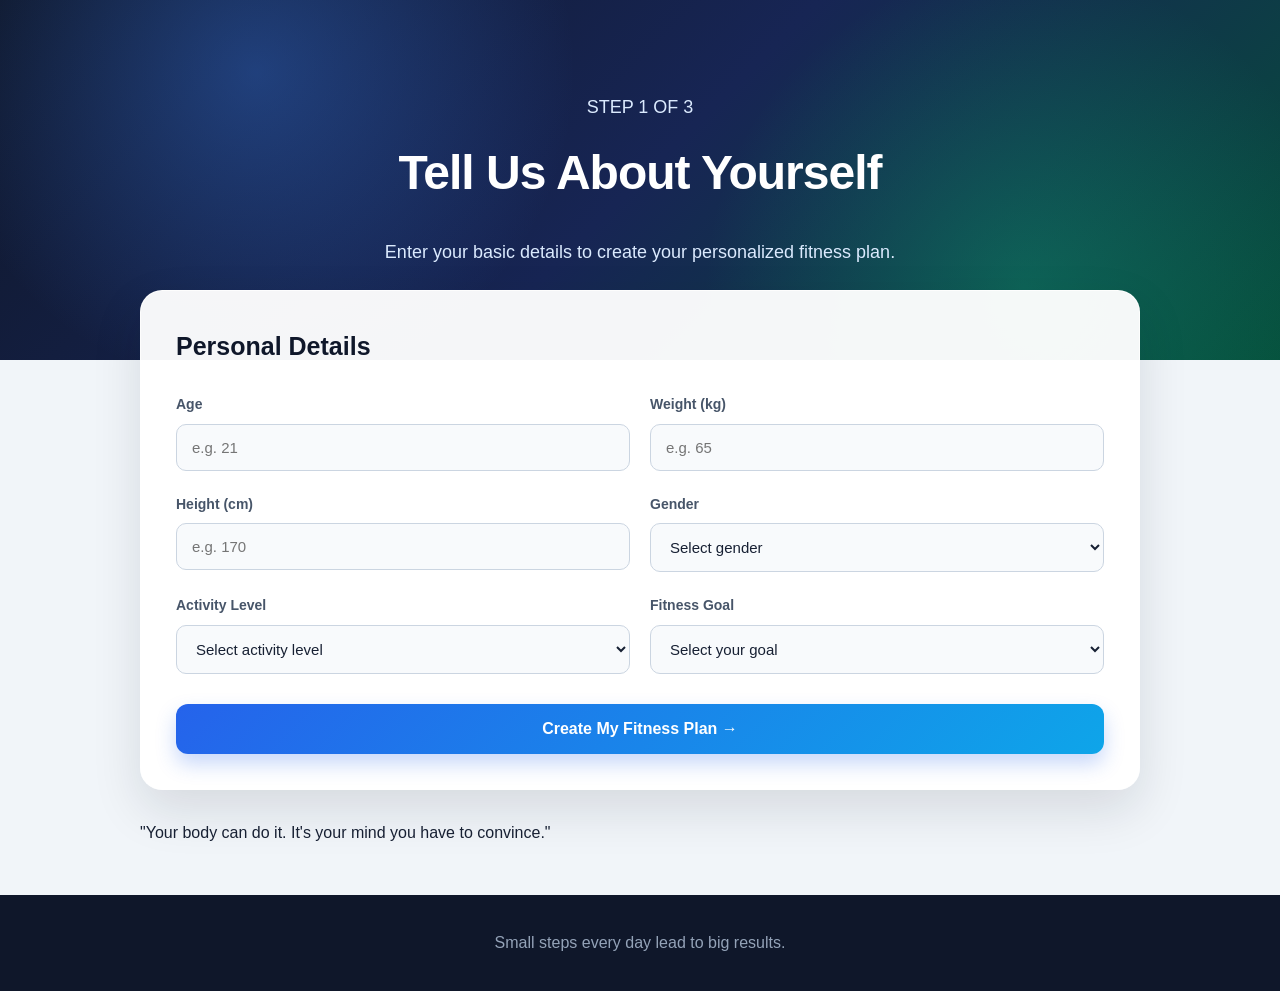
<file: index.html>
<!DOCTYPE html>
<html lang="en">

<head>
    <meta charset="UTF-8">
    <meta name="viewport" content="width=device-width, initial-scale=1.0">

    <title>Your Details | Smart Fitness Planner</title>

    <link rel="stylesheet" href="style.css">
</head>

<body>

    <header class="header">

        <p class="step">STEP 1 OF 3</p>

        <h1>Tell Us About Yourself</h1>

        <p>
            Enter your basic details to create your personalized fitness plan.
        </p>

    </header>


    <main class="container">

        <section class="card">

            <h2>Personal Details</h2>

            <form id="fitnessForm">

                <div>
                    <label for="age">Age</label>

                    <input
                        type="number"
                        id="age"
                        placeholder="e.g. 21"
                        min="13"
                        max="100"
                        required
                    >
                </div>


                <div>
                    <label for="weight">Weight (kg)</label>

                    <input
                        type="number"
                        id="weight"
                        placeholder="e.g. 65"
                        min="20"
                        max="300"
                        required
                    >
                </div>


                <div>
                    <label for="height">Height (cm)</label>

                    <input
                        type="number"
                        id="height"
                        placeholder="e.g. 170"
                        min="100"
                        max="250"
                        required
                    >
                </div>


                <div>
                    <label for="gender">Gender</label>

                    <select id="gender" required>

                        <option value="">
                            Select gender
                        </option>

                        <option value="male">
                            Male
                        </option>

                        <option value="female">
                            Female
                        </option>

                    </select>
                </div>


                <div>
                    <label for="activity">
                        Activity Level
                    </label>

                    <select id="activity" required>

                        <option value="">
                            Select activity level
                        </option>

                        <option value="sedentary">
                            Sedentary - Little exercise
                        </option>

                        <option value="light">
                            Lightly Active - 1–3 days/week
                        </option>

                        <option value="moderate">
                            Moderately Active - 3–5 days/week
                        </option>

                        <option value="active">
                            Very Active - 6–7 days/week
                        </option>

                    </select>
                </div>


                <div>
                    <label for="goal">
                        Fitness Goal
                    </label>

                    <select id="goal" required>

                        <option value="">
                            Select your goal
                        </option>

                        <option value="lose">
                            Lose Weight
                        </option>

                        <option value="maintain">
                            Maintain Weight
                        </option>

                        <option value="gain">
                            Gain Weight
                        </option>

                    </select>
                </div>


                <button type="submit">
                    Create My Fitness Plan →
                </button>

            </form>

        </section>


        <section class="motivation-card">

            <p>
                "Your body can do it. It's your mind you have to convince."
            </p>

        </section>

    </main>


    <footer>

        <p>
            Small steps every day lead to big results.
        </p>

    </footer>


    <script src="script.js"></script>

</body>

</html>
</file>
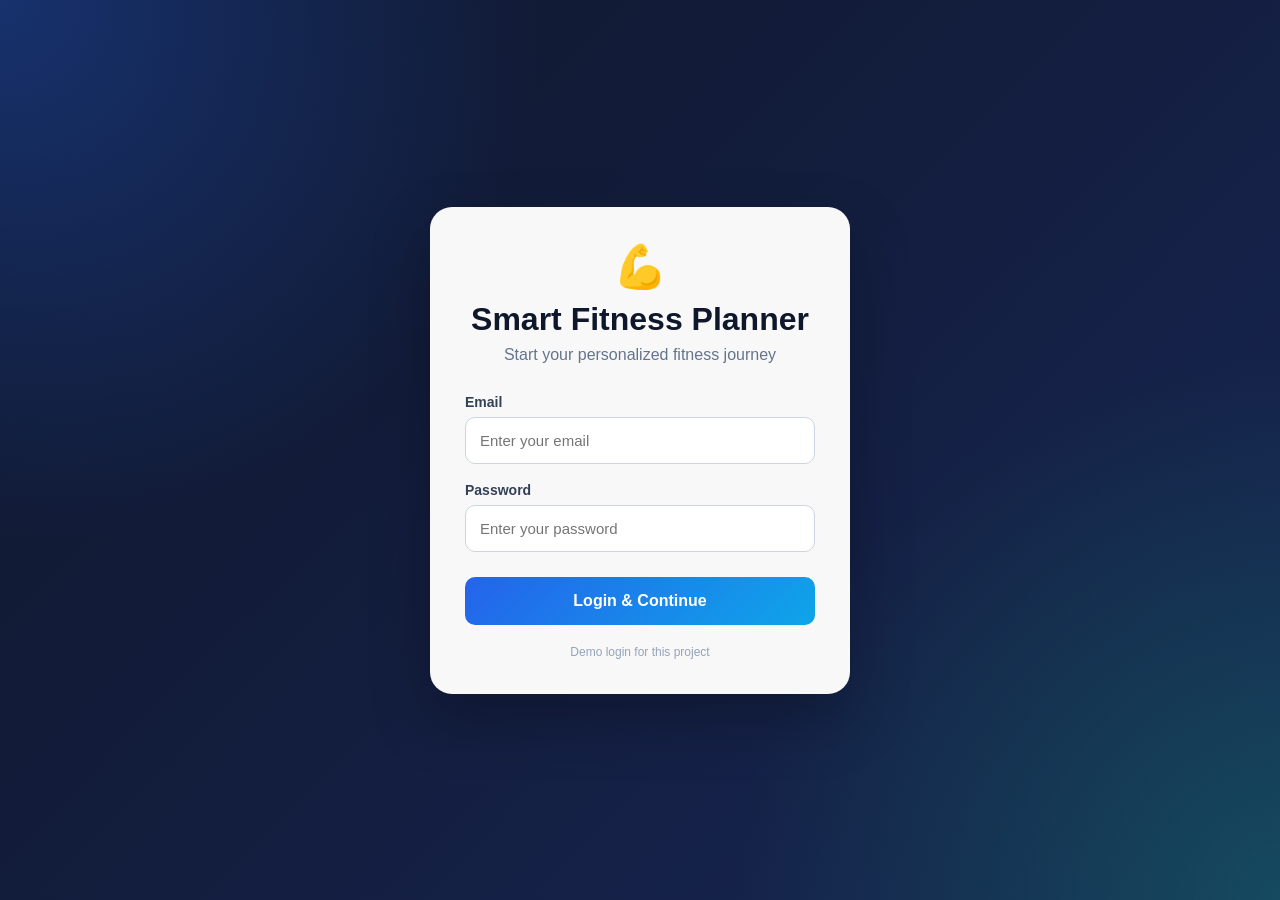
<file: login.html>
<!DOCTYPE html>
<html lang="en">
<head>
    <meta charset="UTF-8">
    <meta name="viewport" content="width=device-width, initial-scale=1.0">

    <title>Login | Smart Fitness Planner</title>

    <style>
        * {
            margin: 0;
            padding: 0;
            box-sizing: border-box;
        }

        body {
            min-height: 100vh;
            display: flex;
            justify-content: center;
            align-items: center;

            font-family: Arial, sans-serif;

            background:
                radial-gradient(circle at top left, rgba(37, 99, 235, 0.35), transparent 35%),
                radial-gradient(circle at bottom right, rgba(16, 185, 129, 0.25), transparent 35%),
                linear-gradient(135deg, #0f172a, #172554);
        }

        .login-container {
            width: 90%;
            max-width: 420px;
            padding: 35px;

            background: rgba(255, 255, 255, 0.97);
            border-radius: 22px;

            box-shadow: 0 25px 60px rgba(0, 0, 0, 0.25);
        }

        .logo {
            text-align: center;
            font-size: 42px;
            margin-bottom: 10px;
        }

        h1 {
            text-align: center;
            color: #0f172a;
            margin-bottom: 8px;
        }

        .subtitle {
            text-align: center;
            color: #64748b;
            margin-bottom: 30px;
        }

        label {
            display: block;
            margin-bottom: 7px;
            margin-top: 18px;

            color: #334155;
            font-weight: bold;
            font-size: 14px;
        }

        input {
            width: 100%;
            padding: 14px;

            border: 1px solid #cbd5e1;
            border-radius: 10px;

            font-size: 15px;
            outline: none;
        }

        input:focus {
            border-color: #2563eb;
            box-shadow: 0 0 0 4px rgba(37, 99, 235, 0.1);
        }

        button {
            width: 100%;
            margin-top: 25px;
            padding: 15px;

            border: none;
            border-radius: 10px;

            background: linear-gradient(135deg, #2563eb, #0ea5e9);

            color: white;
            font-size: 16px;
            font-weight: bold;

            cursor: pointer;
        }

        button:hover {
            transform: translateY(-2px);
        }

        .note {
            margin-top: 20px;
            text-align: center;
            color: #94a3b8;
            font-size: 12px;
        }
    </style>
</head>

<body>

    <div class="login-container">

        <div class="logo">💪</div>

        <h1>Smart Fitness Planner</h1>

        <p class="subtitle">
            Start your personalized fitness journey
        </p>

        <form id="loginForm">

            <label for="email">Email</label>

            <input
                type="email"
                id="email"
                placeholder="Enter your email"
                required
            >

            <label for="password">Password</label>

            <input
                type="password"
                id="password"
                placeholder="Enter your password"
                required
            >

            <button type="submit">
                Login & Continue
            </button>

        </form>

        <p class="note">
            Demo login for this project
        </p>

    </div>

    <script>
        document
            .getElementById("loginForm")
            .addEventListener("submit", function(event) {

                event.preventDefault();

                const email =
                    document.getElementById("email").value;

                const password =
                    document.getElementById("password").value;

                if (email && password) {

                    window.location.href = "index.html";

                }

            });
    </script>

</body>
</html>
</file>
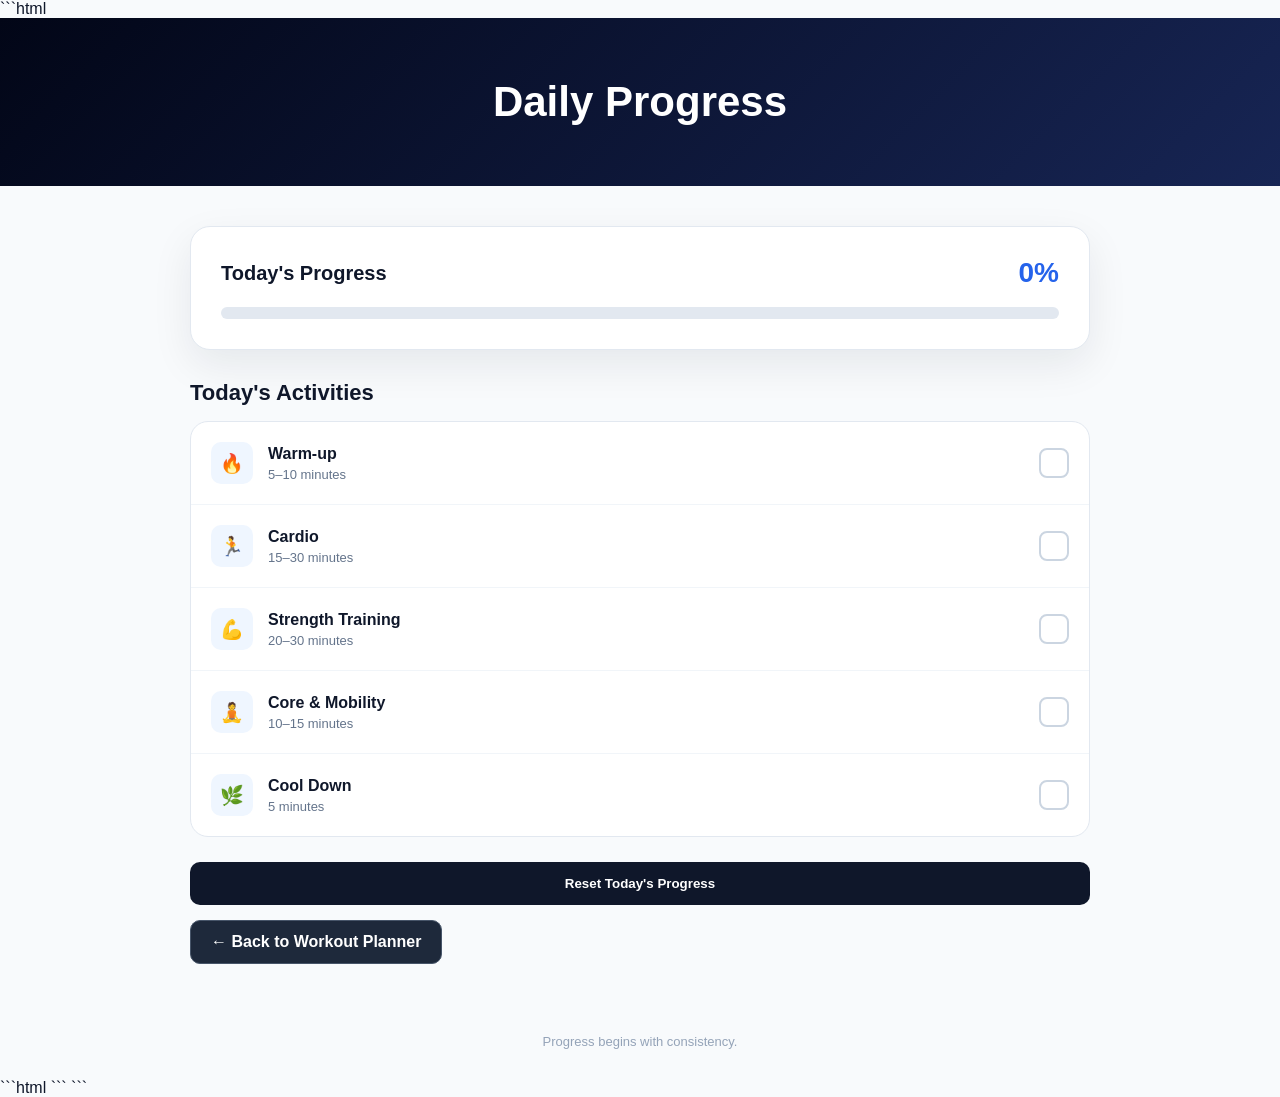
<file: progress.html>
```html
<!DOCTYPE html>
<html lang="en">

<head>

    <meta charset="UTF-8">

    <meta name="viewport"
        content="width=device-width, initial-scale=1.0">

    <title>Daily Progress | Smart Fitness Planner</title>

    <style>

        * {
            margin: 0;
            padding: 0;
            box-sizing: border-box;
        }

        body {
            font-family: Arial, sans-serif;
            background: #f8fafc;
            color: #0f172a;
        }


        /* HEADER */

        .header {
            padding: 60px 20px;

            text-align: center;

            color: white;

            background:
                linear-gradient(
                    135deg,
                    #020617,
                    #172554
                );
        }

        .header h1 {
            font-size: 42px;
        }


        /* MAIN */

        .container {
            width: 92%;
            max-width: 900px;

            margin: 40px auto;
        }


        /* PROGRESS CARD */

        .progress-card {
            background: white;

            padding: 30px;

            border-radius: 20px;

            border: 1px solid #e2e8f0;

            box-shadow:
                0 15px 40px
                rgba(15, 23, 42, 0.08);

            margin-bottom: 25px;
        }

        .progress-header {
            display: flex;

            justify-content: space-between;

            align-items: center;

            margin-bottom: 18px;
        }

        .progress-header h2 {
            font-size: 20px;
        }

        #progressPercent {
            font-size: 28px;

            font-weight: bold;

            color: #2563eb;
        }


        /* PROGRESS BAR */

        .progress-bar {
            width: 100%;

            height: 12px;

            background: #e2e8f0;

            border-radius: 20px;

            overflow: hidden;
        }

        #progressFill {
            width: 0%;

            height: 100%;

            background:
                linear-gradient(
                    90deg,
                    #2563eb,
                    #0ea5e9
                );

            border-radius: 20px;

            transition: width 0.4s ease;
        }


        /* WORKOUT LIST */

        .section-title {
            margin: 30px 0 15px;

            font-size: 22px;
        }

        .workout-list {
            background: white;

            border: 1px solid #e2e8f0;

            border-radius: 18px;

            overflow: hidden;
        }

        .workout-item {
            display: flex;

            align-items: center;

            justify-content: space-between;

            padding: 20px;

            border-bottom: 1px solid #f1f5f9;
        }

        .workout-item:last-child {
            border-bottom: none;
        }


        .workout-info {
            display: flex;

            align-items: center;

            gap: 15px;
        }


        .workout-icon {
            width: 42px;

            height: 42px;

            display: flex;

            align-items: center;

            justify-content: center;

            border-radius: 10px;

            background: #eff6ff;

            font-size: 19px;
        }


        .workout-info h3 {
            font-size: 16px;

            margin-bottom: 4px;
        }

        .workout-info p {
            font-size: 13px;

            color: #64748b;
        }


        /* CHECKBOX */

        .check-btn {
            width: 30px;

            height: 30px;

            border-radius: 8px;

            border: 2px solid #cbd5e1;

            background: white;

            cursor: pointer;

            font-size: 16px;

            color: white;
        }

        .check-btn.completed {
            background: #2563eb;

            border-color: #2563eb;
        }


        /* BUTTON */

        .reset-btn {
            width: 100%;

            margin-top: 25px;

            padding: 14px;

            border: none;

            border-radius: 10px;

            background: #0f172a;

            color: white;

            font-weight: bold;

            cursor: pointer;
        }

        .reset-btn:hover {
            background: #1e293b;
        }
.workout-btn {
    display: inline-block;
    margin-top: 15px;
    padding: 12px 20px;
    border: 1px solid #475569;
    border-radius: 10px;
    color: white;
    background: #1e293b;
    text-decoration: none;
    font-weight: 600;
    transition: 0.3s;
}

.workout-btn:hover {
    background: #334155;
    transform: translateY(-2px);
}

        /* FOOTER */

        footer {
            text-align: center;

            padding: 30px;

            color: #94a3b8;

            font-size: 13px;
        }


        /* MOBILE */

        @media (max-width: 600px) {

            .header h1 {
                font-size: 32px;
            }

            .progress-card {
                padding: 22px;
            }

            .workout-item {
                padding: 16px;
            }

        }

    </style>

</head>


<body>


    <!-- HEADER -->

    <header class="header">

        <h1>
            Daily Progress
        </h1>

    </header>


    <!-- MAIN -->

    <main class="container">


        <!-- PROGRESS -->

        <section class="progress-card">

            <div class="progress-header">

                <h2>
                    Today's Progress
                </h2>

                <span id="progressPercent">
                    0%
                </span>

            </div>


            <div class="progress-bar">

                <div id="progressFill"></div>

            </div>

        </section>



        <!-- WORKOUTS -->

        <h2 class="section-title">
            Today's Activities
        </h2>


        <section class="workout-list">


            <!-- WARM UP -->

            <div class="workout-item">

                <div class="workout-info">

                    <div class="workout-icon">
                        🔥
                    </div>

                    <div>

                        <h3>
                            Warm-up
                        </h3>

                        <p>
                            5–10 minutes
                        </p>

                    </div>

                </div>


                <button
                    class="check-btn"
                    onclick="completeWorkout(this)"
                >
                    ✓
                </button>

            </div>



            <!-- CARDIO -->

            <div class="workout-item">

                <div class="workout-info">

                    <div class="workout-icon">
                        🏃
                    </div>

                    <div>

                        <h3>
                            Cardio
                        </h3>

                        <p>
                            15–30 minutes
                        </p>

                    </div>

                </div>


                <button
                    class="check-btn"
                    onclick="completeWorkout(this)"
                >
                    ✓
                </button>

            </div>



            <!-- STRENGTH -->

            <div class="workout-item">

                <div class="workout-info">

                    <div class="workout-icon">
                        💪
                    </div>

                    <div>

                        <h3>
                            Strength Training
                        </h3>

                        <p>
                            20–30 minutes
                        </p>

                    </div>

                </div>


                <button
                    class="check-btn"
                    onclick="completeWorkout(this)"
                >
                    ✓
                </button>

            </div>



            <!-- CORE -->

            <div class="workout-item">

                <div class="workout-info">

                    <div class="workout-icon">
                        🧘
                    </div>

                    <div>

                        <h3>
                            Core & Mobility
                        </h3>

                        <p>
                            10–15 minutes
                        </p>

                    </div>

                </div>


                <button
                    class="check-btn"
                    onclick="completeWorkout(this)"
                >
                    ✓
                </button>

            </div>



            <!-- COOL DOWN -->

            <div class="workout-item">

                <div class="workout-info">

                    <div class="workout-icon">
                        🌿
                    </div>

                    <div>

                        <h3>
                            Cool Down
                        </h3>

                        <p>
                            5 minutes
                        </p>

                    </div>

                </div>


                <button
                    class="check-btn"
                    onclick="completeWorkout(this)"
                >
                    ✓
                </button>

            </div>


        </section>


        <button
            class="reset-btn"
            onclick="resetProgress()"
        >
            Reset Today's Progress
       
            
        </button>
<a
    href="workout.html"
    class="workout-btn"
>
    ← Back to Workout Planner
</a>

    </main>


    <footer>

        Progress begins with consistency.

    </footer>

```html
<script>

    const STORAGE_KEY = "dailyFitnessProgress";


    function completeWorkout(button) {

        button.classList.toggle("completed");

        saveProgress();

        updateProgress();

    }


    function saveProgress() {

        const buttons =
            document.querySelectorAll(".check-btn");

        const progress = [];

        buttons.forEach(function(button, index) {

            progress[index] =
                button.classList.contains("completed");

        });

        localStorage.setItem(
            STORAGE_KEY,
            JSON.stringify(progress)
        );

    }


    function loadProgress() {

        const savedProgress =
            JSON.parse(
                localStorage.getItem(STORAGE_KEY)
            );

        if (!savedProgress) {
            return;
        }

        const buttons =
            document.querySelectorAll(".check-btn");

        buttons.forEach(function(button, index) {

            if (savedProgress[index]) {

                button.classList.add("completed");

            }

        });

        updateProgress();

    }


    function updateProgress() {

        const buttons =
            document.querySelectorAll(".check-btn");

        const completed =
            document.querySelectorAll(
                ".check-btn.completed"
            ).length;

        const total =
            buttons.length;

        const percentage =
            Math.round(
                (completed / total) * 100
            );


        document.getElementById(
            "progressPercent"
        ).textContent =
            percentage + "%";


        document.getElementById(
            "progressFill"
        ).style.width =
            percentage + "%";

    }


    function resetProgress() {

        const buttons =
            document.querySelectorAll(".check-btn");

        buttons.forEach(function(button) {

            button.classList.remove("completed");

        });


        localStorage.removeItem(
            STORAGE_KEY
        );


        updateProgress();

    }


    loadProgress();

</script>
```


   


</body>

</html>
```
</file>
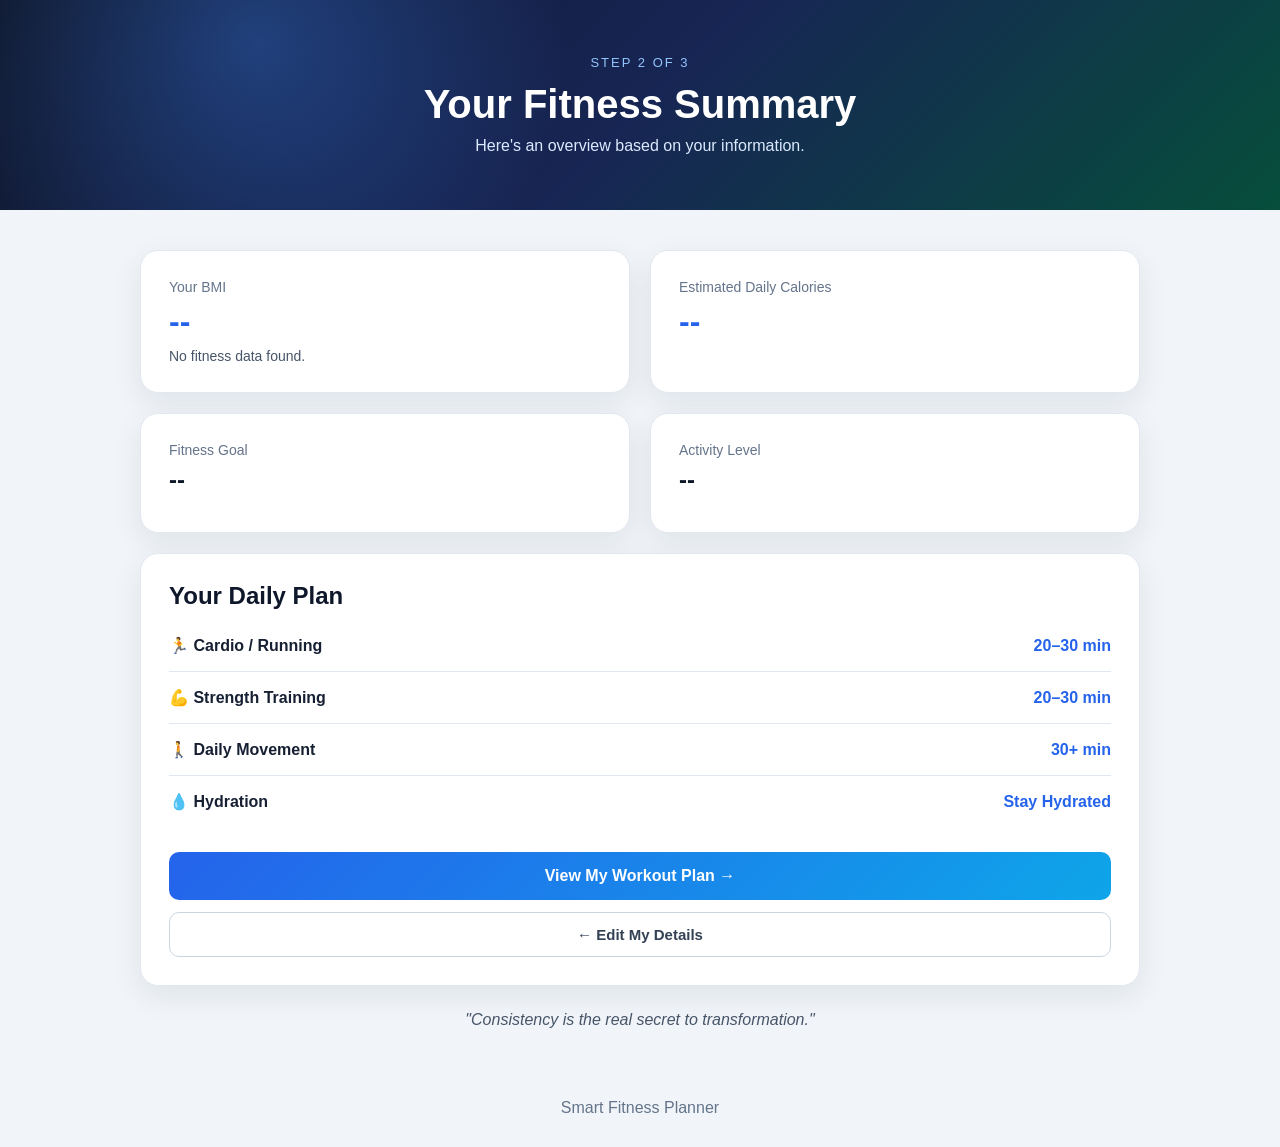
<file: summary.html>
<!DOCTYPE html>
<html lang="en">

<head>
    <meta charset="UTF-8">
    <meta name="viewport" content="width=device-width, initial-scale=1.0">

    <title>Fitness Summary | Smart Fitness Planner</title>

    <style>
        * {
            margin: 0;
            padding: 0;
            box-sizing: border-box;
        }

        body {
            font-family: Arial, sans-serif;
            background: #f1f5f9;
            color: #172033;
        }

        .header {
            padding: 55px 20px;
            text-align: center;
            color: white;

            background:
                radial-gradient(
                    circle at 20% 20%,
                    rgba(59, 130, 246, 0.35),
                    transparent 30%
                ),
                linear-gradient(
                    135deg,
                    #0f172a,
                    #172554,
                    #064e3b
                );
        }

        .step {
            font-size: 13px;
            letter-spacing: 2px;
            color: #93c5fd;
            margin-bottom: 12px;
        }

        .header h1 {
            font-size: 40px;
            margin-bottom: 10px;
        }

        .header p:last-child {
            color: #dbeafe;
        }

        .container {
            width: 92%;
            max-width: 1000px;
            margin: 40px auto;
        }

        .summary-grid {
            display: grid;
            grid-template-columns: repeat(2, 1fr);
            gap: 20px;
        }

        .card {
            background: white;
            padding: 28px;
            border-radius: 18px;

            box-shadow:
                0 10px 30px rgba(15, 23, 42, 0.08);

            border: 1px solid #e2e8f0;
        }

        .card h2 {
            color: #0f172a;
            margin-bottom: 10px;
        }

        .card-label {
            color: #64748b;
            font-size: 14px;
            margin-bottom: 8px;
        }

        .big-value {
            font-size: 32px;
            font-weight: bold;
            color: #2563eb;
        }

        .bmi-status {
            margin-top: 8px;
            color: #475569;
            font-size: 14px;
        }

        .full-card {
            grid-column: 1 / -1;
        }

        .plan-row {
            display: flex;
            justify-content: space-between;
            align-items: center;
            gap: 20px;

            padding: 16px 0;
            border-bottom: 1px solid #e2e8f0;
        }

        .plan-row:last-of-type {
            border-bottom: none;
        }

        .plan-title {
            font-weight: bold;
        }

        .plan-value {
            color: #2563eb;
            font-weight: bold;
            text-align: right;
        }

        .continue-btn {
            display: block;
            width: 100%;

            margin-top: 25px;
            padding: 15px;

            border: none;
            border-radius: 10px;

            background:
                linear-gradient(
                    135deg,
                    #2563eb,
                    #0ea5e9
                );

            color: white;
            font-size: 16px;
            font-weight: bold;
            text-align: center;

            text-decoration: none;

            transition: 0.3s ease;
        }

        .continue-btn:hover {
            transform: translateY(-2px);

            box-shadow:
                0 8px 20px rgba(37, 99, 235, 0.25);
        }

        .back-btn {
            display: block;
            width: 100%;

            margin-top: 12px;
            padding: 13px;

            border: 1px solid #cbd5e1;
            border-radius: 10px;

            background: white;
            color: #334155;

            font-size: 15px;
            font-weight: 600;

            text-align: center;
            text-decoration: none;

            transition: 0.3s ease;
        }

        .back-btn:hover {
            background: #f8fafc;
            border-color: #94a3b8;

            transform: translateY(-1px);
        }

        .motivation {
            margin-top: 25px;

            text-align: center;

            color: #475569;
            font-style: italic;
        }

        footer {
            text-align: center;

            padding: 30px;

            color: #64748b;
        }

        @media (max-width: 700px) {

            .summary-grid {
                grid-template-columns: 1fr;
            }

            .full-card {
                grid-column: auto;
            }

            .header {
                padding: 45px 18px;
            }

            .header h1 {
                font-size: 32px;
            }

            .plan-row {
                align-items: flex-start;
            }

            .plan-title {
                max-width: 65%;
            }
        }
    </style>
</head>

<body>

    <!-- Header -->

    <header class="header">

        <p class="step">
            STEP 2 OF 3
        </p>

        <h1>
            Your Fitness Summary
        </h1>

        <p>
            Here's an overview based on your information.
        </p>

    </header>


    <!-- Main Content -->

    <main class="container">

        <div class="summary-grid">


            <!-- BMI -->

            <div class="card">

                <p class="card-label">
                    Your BMI
                </p>

                <p
                    class="big-value"
                    id="bmiResult"
                >
                    --
                </p>

                <p
                    class="bmi-status"
                    id="bmiStatus"
                >
                    --
                </p>

            </div>


            <!-- Calories -->

            <div class="card">

                <p class="card-label">
                    Estimated Daily Calories
                </p>

                <p
                    class="big-value"
                    id="calorieResult"
                >
                    --
                </p>

            </div>


            <!-- Goal -->

            <div class="card">

                <p class="card-label">
                    Fitness Goal
                </p>

                <h2 id="goalResult">
                    --
                </h2>

            </div>


            <!-- Activity -->

            <div class="card">

                <p class="card-label">
                    Activity Level
                </p>

                <h2 id="activityResult">
                    --
                </h2>

            </div>


            <!-- Daily Plan -->

            <div class="card full-card">

                <h2>
                    Your Daily Plan
                </h2>


                <div class="plan-row">

                    <span class="plan-title">
                        🏃 Cardio / Running
                    </span>

                    <span class="plan-value">
                        20–30 min
                    </span>

                </div>


                <div class="plan-row">

                    <span class="plan-title">
                        💪 Strength Training
                    </span>

                    <span class="plan-value">
                        20–30 min
                    </span>

                </div>


                <div class="plan-row">

                    <span class="plan-title">
                        🚶 Daily Movement
                    </span>

                    <span class="plan-value">
                        30+ min
                    </span>

                </div>


                <div class="plan-row">

                    <span class="plan-title">
                        💧 Hydration
                    </span>

                    <span class="plan-value">
                        Stay Hydrated
                    </span>

                </div>


                <!-- Workout Button -->

                <a
                    href="workout.html"
                    class="continue-btn"
                >
                    View My Workout Plan →
                </a>


                <!-- Edit Button -->

                <a
                    href="index.html"
                    class="back-btn"
                >
                    ← Edit My Details
                </a>

            </div>

        </div>


        <!-- Motivation -->

        <p class="motivation">
            "Consistency is the real secret to transformation."
        </p>

    </main>


    <!-- Footer -->

    <footer>
        Smart Fitness Planner
    </footer>


    <!-- JavaScript -->

    <script>

        const data =
            JSON.parse(
                localStorage.getItem("fitnessData")
            );


        if (data) {

            document.getElementById("bmiResult")
                .textContent = data.bmi;


            document.getElementById("calorieResult")
                .textContent =
                data.calories + " kcal/day";


            document.getElementById("goalResult")
                .textContent = data.goal;


            document.getElementById("activityResult")
                .textContent = data.activity;


            const bmi = Number(data.bmi);

            let status;


            if (bmi < 18.5) {

                status =
                    "Below normal range";

            }

            else if (bmi < 25) {

                status =
                    "Normal range";

            }

            else if (bmi < 30) {

                status =
                    "Above normal range";

            }

            else {

                status =
                    "Higher range";

            }


            document.getElementById("bmiStatus")
                .textContent = status;

        }


        else {

            document.getElementById("bmiResult")
                .textContent = "--";


            document.getElementById("calorieResult")
                .textContent = "--";


            document.getElementById("goalResult")
                .textContent = "--";


            document.getElementById("activityResult")
                .textContent = "--";


            document.getElementById("bmiStatus")
                .textContent =
                "No fitness data found.";

        }

    </script>

</body>

</html>
</file>
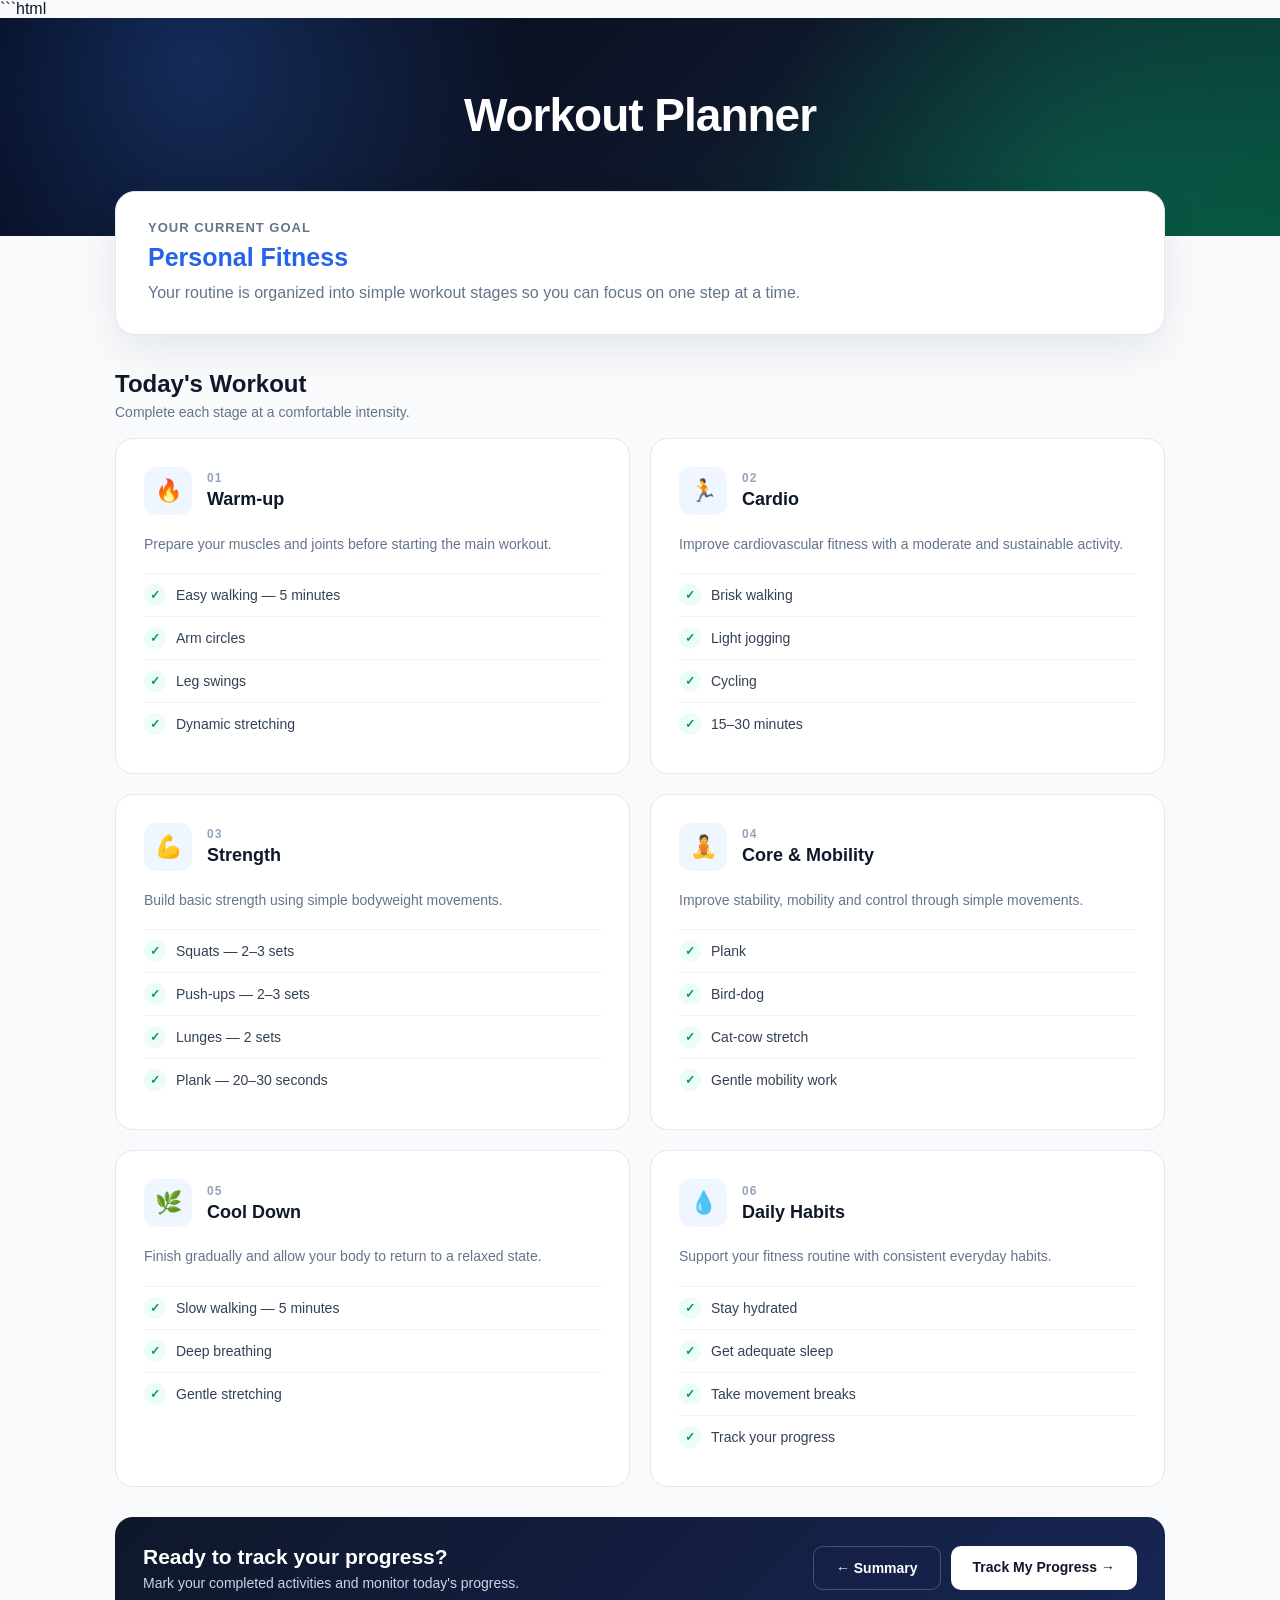
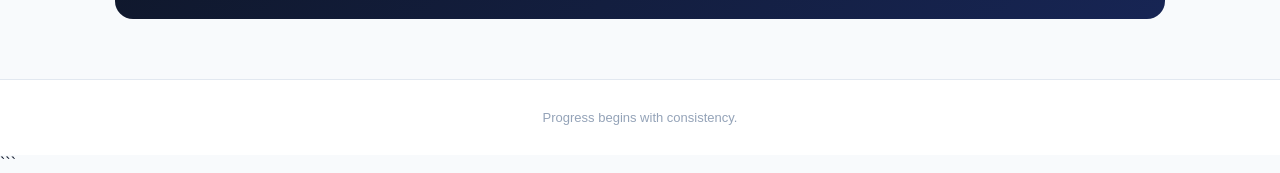
<file: workout.html>
```html
<!DOCTYPE html>
<html lang="en">

<head>
    <meta charset="UTF-8">
    <meta name="viewport" content="width=device-width, initial-scale=1.0">

    <title>Workout Plan | Smart Fitness Planner</title>

    <style>

        * {
            margin: 0;
            padding: 0;
            box-sizing: border-box;
        }

        body {
            font-family: Arial, sans-serif;
            background: #f8fafc;
            color: #0f172a;
        }

        /* ================= HEADER ================= */

        .header {
            padding: 70px 20px 80px;
            text-align: center;
            color: white;

            background:
                radial-gradient(
                    circle at 15% 20%,
                    rgba(59, 130, 246, 0.28),
                    transparent 30%
                ),
                radial-gradient(
                    circle at 85% 80%,
                    rgba(16, 185, 129, 0.20),
                    transparent 30%
                ),
                linear-gradient(
                    135deg,
                    #020617,
                    #0f172a 55%,
                    #064e3b
                );
        }

        .step {
            display: inline-block;

            padding: 7px 14px;
            margin-bottom: 20px;

            border: 1px solid rgba(147, 197, 253, 0.35);
            border-radius: 50px;

            color: #bfdbfe;
            background: rgba(255, 255, 255, 0.06);

            font-size: 12px;
            font-weight: bold;
            letter-spacing: 1.8px;
        }

        .header h1 {
            font-size: 46px;
            letter-spacing: -1px;
            margin-bottom: 14px;
        }

        .header-description {
            color: #cbd5e1;
            font-size: 17px;
            max-width: 600px;
            margin: auto;
            line-height: 1.6;
        }


        /* ================= MAIN ================= */

        .container {
            width: 92%;
            max-width: 1050px;

            margin: -45px auto 60px;

            position: relative;
        }


        /* ================= GOAL CARD ================= */

        .goal-card {
            background: white;

            padding: 28px 32px;

            border-radius: 20px;

            border: 1px solid #e2e8f0;

            box-shadow:
                0 15px 40px rgba(15, 23, 42, 0.08);

            margin-bottom: 28px;
        }

        .goal-label {
            color: #64748b;
            font-size: 13px;
            font-weight: bold;
            text-transform: uppercase;
            letter-spacing: 1px;

            margin-bottom: 8px;
        }

        .goal-title {
            font-size: 25px;
            margin-bottom: 8px;
        }

        #goalText {
            color: #2563eb;
        }

        .goal-description {
            color: #64748b;
            line-height: 1.6;
        }


        /* ================= SECTION TITLE ================= */

        .section-heading {
            margin: 35px 0 18px;
        }

        .section-heading h2 {
            font-size: 24px;
            margin-bottom: 6px;
        }

        .section-heading p {
            color: #64748b;
            font-size: 14px;
        }


        /* ================= WORKOUT GRID ================= */

        .workout-grid {
            display: grid;

            grid-template-columns:
                repeat(2, minmax(0, 1fr));

            gap: 20px;
        }


        /* ================= WORKOUT CARD ================= */

        .workout-card {
            background: white;

            padding: 28px;

            border-radius: 18px;

            border: 1px solid #e2e8f0;

            transition:
                transform 0.25s ease,
                box-shadow 0.25s ease,
                border-color 0.25s ease;
        }

        .workout-card:hover {
            transform: translateY(-4px);

            border-color: #bfdbfe;

            box-shadow:
                0 15px 35px rgba(15, 23, 42, 0.09);
        }


        /* ================= CARD HEADER ================= */

        .card-top {
            display: flex;

            align-items: center;

            gap: 15px;

            margin-bottom: 18px;
        }

        .icon-box {
            width: 48px;
            height: 48px;

            display: flex;

            align-items: center;
            justify-content: center;

            border-radius: 12px;

            background: #eff6ff;

            font-size: 22px;
        }

        .workout-number {
            color: #94a3b8;

            font-size: 12px;

            font-weight: bold;

            letter-spacing: 1px;

            margin-bottom: 4px;
        }

        .workout-card h3 {
            font-size: 18px;
        }


        /* ================= CONTENT ================= */

        .workout-description {
            color: #64748b;

            line-height: 1.6;

            font-size: 14px;

            margin-bottom: 18px;
        }

        .exercise-list {
            list-style: none;
        }

        .exercise-list li {
            display: flex;

            align-items: center;

            gap: 10px;

            padding: 10px 0;

            border-top: 1px solid #f1f5f9;

            color: #334155;

            font-size: 14px;
        }

        .exercise-list li::before {
            content: "✓";

            width: 22px;
            height: 22px;

            display: flex;

            align-items: center;
            justify-content: center;

            border-radius: 50%;

            background: #ecfdf5;

            color: #059669;

            font-size: 12px;

            font-weight: bold;

            flex-shrink: 0;
        }


        /* ================= CTA ================= */

        .cta-card {
            margin-top: 30px;

            padding: 28px;

            border-radius: 18px;

            background:
                linear-gradient(
                    135deg,
                    #0f172a,
                    #172554
                );

            color: white;

            display: flex;

            align-items: center;

            justify-content: space-between;

            gap: 20px;
        }

        .cta-card h2 {
            font-size: 21px;

            margin-bottom: 6px;
        }

        .cta-card p {
            color: #cbd5e1;

            font-size: 14px;
        }

        .back-btn {
            display: inline-block;

            padding: 13px 22px;

            border-radius: 10px;

            background: white;

            color: #0f172a;

            text-decoration: none;

            font-size: 14px;

            font-weight: bold;

            transition: 0.25s;
        }

        .back-btn:hover {
            transform: translateY(-2px);
        }

        .cta-buttons {
            display: flex;
            gap: 10px;
            flex-wrap: wrap;
        }

        .secondary-btn {
            background: transparent;
            color: white;
            border: 1px solid #475569;
        }

        .secondary-btn:hover {
            background: #1e293b;
        }


        /* ================= FOOTER ================= */

        footer {
            padding: 30px 15px;

            text-align: center;

            color: #94a3b8;

            font-size: 13px;

            border-top: 1px solid #e2e8f0;

            background: white;
        }


        /* ================= MOBILE ================= */

        @media (max-width: 700px) {

            .header {
                padding: 55px 20px 70px;
            }

            .header h1 {
                font-size: 34px;
            }

            .header-description {
                font-size: 15px;
            }

            .container {
                width: 94%;
                margin-top: -35px;
            }

            .goal-card {
                padding: 23px;
            }

            .workout-grid {
                grid-template-columns: 1fr;
            }

            .cta-card {
                flex-direction: column;

                align-items: flex-start;
            }

            .back-btn {
                width: 100%;

                text-align: center;
            }

            .cta-buttons {
                width: 100%;
            }

            .cta-buttons .back-btn {
                flex: 1;
            }
        }

    </style>

</head>
<body>


    <!-- ================= HEADER ================= -->

    <header class="header">



        <h1>
            Workout Planner
        </h1>

       

    </header>



    <!-- ================= MAIN ================= -->

    <main class="container">


        <!-- GOAL -->

        <section class="goal-card">

            <p class="goal-label">
                YOUR CURRENT GOAL
            </p>

            <h2 class="goal-title">
                <span id="goalText">
                    Loading...
                </span>
            </h2>

            <p class="goal-description">
                Your routine is organized into simple workout
                stages so you can focus on one step at a time.
            </p>

        </section>



        <!-- SECTION TITLE -->

        <div class="section-heading">

           <h2 id="workoutTitle">Today's Workout</h2>

            <p>
                Complete each stage at a comfortable intensity.
            </p>

        </div>



        <!-- WORKOUT GRID -->

        <section class="workout-grid">

            <!-- 01 -->
            <div class="workout-card">
                <div class="card-top">
                    <div class="icon-box">🔥</div>
                    <div>
                        <p class="workout-number">01</p>
                        <h3>Warm-up</h3>
                    </div>
                </div>

                <p class="workout-description">
                    Prepare your muscles and joints before starting
                    the main workout.
                </p>

                <ul class="exercise-list">
                    <li>Easy walking — 5 minutes</li>
                    <li>Arm circles</li>
                    <li>Leg swings</li>
                    <li>Dynamic stretching</li>
                </ul>
            </div>

            <!-- 02 -->
            <div class="workout-card">
                <div class="card-top">
                    <div class="icon-box">🏃</div>
                    <div>
                        <p class="workout-number">02</p>
                        <h3 id="cardioTitle">Cardio</h3>
                    </div>
                </div>

                <p class="workout-description" id="cardioDescription">
                    Improve cardiovascular fitness with a moderate
                    and sustainable activity.
                </p>

                <ul class="exercise-list" id="cardioList">
                    <li>Brisk walking</li>
                    <li>Light jogging</li>
                    <li>Cycling</li>
                    <li>15–30 minutes</li>
                </ul>
            </div>

            <!-- 03 -->
            <div class="workout-card">
                <div class="card-top">
                    <div class="icon-box">💪</div>
                    <div>
                        <p class="workout-number">03</p>
                        <h3 id="strengthTitle">Strength</h3>
                    </div>
                </div>

                <p class="workout-description" id="strengthDescription">
                    Build basic strength using simple bodyweight movements.
                </p>

                <ul class="exercise-list" id="strengthList">
                    <li>Squats — 2–3 sets</li>
                    <li>Push-ups — 2–3 sets</li>
                    <li>Lunges — 2 sets</li>
                    <li>Plank — 20–30 seconds</li>
                </ul>
            </div>

            <!-- 04 -->
            <div class="workout-card">
                <div class="card-top">
                    <div class="icon-box">🧘</div>
                    <div>
                        <p class="workout-number">04</p>
                        <h3>Core & Mobility</h3>
                    </div>
                </div>

                <p class="workout-description">
                    Improve stability, mobility and control through
                    simple movements.
                </p>

                <ul class="exercise-list">
                    <li>Plank</li>
                    <li>Bird-dog</li>
                    <li>Cat-cow stretch</li>
                    <li>Gentle mobility work</li>
                </ul>
            </div>

            <!-- 05 -->
            <div class="workout-card">
                <div class="card-top">
                    <div class="icon-box">🌿</div>
                    <div>
                        <p class="workout-number">05</p>
                        <h3>Cool Down</h3>
                    </div>
                </div>

                <p class="workout-description">
                    Finish gradually and allow your body to return
                    to a relaxed state.
                </p>

                <ul class="exercise-list">
                    <li>Slow walking — 5 minutes</li>
                    <li>Deep breathing</li>
                    <li>Gentle stretching</li>
                </ul>
            </div>

            <!-- 06 -->
            <div class="workout-card">
                <div class="card-top">
                    <div class="icon-box">💧</div>
                    <div>
                        <p class="workout-number">06</p>
                        <h3>Daily Habits</h3>
                    </div>
                </div>

                <p class="workout-description">
                    Support your fitness routine with consistent
                    everyday habits.
                </p>

                <ul class="exercise-list">
                    <li>Stay hydrated</li>
                    <li>Get adequate sleep</li>
                    <li>Take movement breaks</li>
                    <li>Track your progress</li>
                </ul>
            </div>

        </section>



        <!-- CTA -->

        <section class="cta-card">

    <div>

        <h2>
            Ready to track your progress?
        </h2>

        <p>
            Mark your completed activities and
            monitor today's progress.
        </p>

    </div>

    <div class="cta-buttons">

        <a
            href="summary.html"
            class="back-btn secondary-btn"
        >
            ← Summary
        </a>

        <a
            href="progress.html"
            class="back-btn"
        >
            Track My Progress →
        </a>

    </div>

</section>
    </main>



    <!-- ================= FOOTER ================= -->

    <footer>

        Progress begins with consistency.

    </footer>



    <!-- ================= JAVASCRIPT ================= -->

    <script>

        const data =
            JSON.parse(
                localStorage.getItem("fitnessData")
            );


        if (data) {

            document.getElementById("goalText").textContent =
                data.goal;

            const workoutTitle =
                document.getElementById("workoutTitle");

            if (data.goal === "Weight Loss") {

                workoutTitle.textContent =
                    "Today's Weight Loss Workout";

                document.getElementById("cardioTitle").textContent =
                    "Cardio Focus";

                document.getElementById("cardioDescription").textContent =
                    "Use comfortable, sustainable movement to support your daily activity.";

                document.getElementById("cardioList").innerHTML = `
                    <li>Brisk walking</li>
                    <li>Light jogging</li>
                    <li>Cycling</li>
                    <li>15–30 minutes</li>
                `;

                document.getElementById("strengthTitle").textContent =
                    "Full-Body Strength";

            } else if (data.goal === "Weight Gain") {

                workoutTitle.textContent =
                    "Today's Strength & Muscle Workout";

                document.getElementById("cardioTitle").textContent =
                    "Light Cardio";

                document.getElementById("cardioDescription").textContent =
                    "Keep cardio moderate so the session stays balanced.";

                document.getElementById("cardioList").innerHTML = `
                    <li>Easy walking</li>
                    <li>Light cycling</li>
                    <li>Gentle warm-up movement</li>
                    <li>10–15 minutes</li>
                `;

                document.getElementById("strengthTitle").textContent =
                    "Strength Focus";

                document.getElementById("strengthDescription").textContent =
                    "Focus on controlled bodyweight movements and good form.";

            } else {

                workoutTitle.textContent =
                    "Today's Fitness Workout";

                document.getElementById("cardioTitle").textContent =
                    "Balanced Cardio";

                document.getElementById("strengthTitle").textContent =
                    "Balanced Strength";

            }

        }

        else {

            document.getElementById("goalText").textContent =
                "Personal Fitness";

        }

    </script>


</body>

</html>
```
</file>
<file: style.css>
* {
    margin: 0;
    padding: 0;
    box-sizing: border-box;
}

html {
    scroll-behavior: smooth;
}

body {
    font-family: Arial, sans-serif;
    background: #f1f5f9;
    color: #172033;
    line-height: 1.6;
}

/* ---------- HERO ---------- */

.header {
    min-height: 360px;
    padding: 70px 20px;
    text-align: center;
    color: white;

    display: flex;
    flex-direction: column;
    justify-content: center;
    align-items: center;

    background:
        radial-gradient(
            circle at 20% 20%,
            rgba(59, 130, 246, 0.35),
            transparent 30%
        ),
        radial-gradient(
            circle at 80% 80%,
            rgba(16, 185, 129, 0.30),
            transparent 30%
        ),
        linear-gradient(
            135deg,
            #0f172a,
            #172554,
            #064e3b
        );
}

.header h1 {
    font-size: 48px;
    letter-spacing: -1px;
    margin-bottom: 15px;
    line-height: 1.15;
}

.header p {
    max-width: 600px;
    margin: auto;
    font-size: 18px;
    color: #dbeafe;
}

/* ---------- MAIN ---------- */

.container {
    width: 92%;
    max-width: 1000px;
    margin: -70px auto 50px;
    position: relative;
}

/* ---------- CARD ---------- */

.card {
    background: rgba(255, 255, 255, 0.96);
    padding: 35px;
    margin-bottom: 30px;
    border-radius: 22px;

    box-shadow:
        0 20px 50px rgba(15, 23, 42, 0.12);

    border: 1px solid rgba(255, 255, 255, 0.8);

    transition:
        transform 0.3s ease,
        box-shadow 0.3s ease;
}

.card:hover {
    transform: translateY(-2px);

    box-shadow:
        0 24px 55px rgba(15, 23, 42, 0.15);
}

.card h2 {
    color: #0f172a;
    font-size: 25px;
    margin-bottom: 25px;
}

/* ---------- FORM ---------- */

form {
    display: grid;
    grid-template-columns: 1fr 1fr;
    gap: 20px;
}

label {
    font-size: 14px;
    font-weight: bold;
    color: #475569;
}

input,
select {
    width: 100%;
    padding: 14px 15px;
    margin-top: 7px;

    border: 1px solid #cbd5e1;
    border-radius: 10px;

    background: #f8fafc;
    color: #172033;

    font-size: 15px;
    outline: none;

    transition:
        border-color 0.3s ease,
        background 0.3s ease,
        box-shadow 0.3s ease,
        transform 0.2s ease;
}

input:hover,
select:hover {
    border-color: #94a3b8;
}

input:focus,
select:focus {
    border-color: #2563eb;
    background: white;

    box-shadow:
        0 0 0 4px rgba(37, 99, 235, 0.10);
}

/* ---------- BUTTON ---------- */

button {
    grid-column: 1 / -1;

    margin-top: 10px;
    padding: 16px;

    border: none;
    border-radius: 12px;

    background:
        linear-gradient(
            135deg,
            #2563eb,
            #0ea5e9
        );

    color: white;
    font-size: 16px;
    font-weight: bold;

    cursor: pointer;

    box-shadow:
        0 10px 20px rgba(37, 99, 235, 0.25);

    transition:
        transform 0.3s ease,
        box-shadow 0.3s ease;
}

button:hover {
    transform: translateY(-3px);

    box-shadow:
        0 15px 25px rgba(37, 99, 235, 0.35);
}

button:active {
    transform: translateY(0);
}

/* ---------- RESULT SECTION ---------- */

.result-card {
    display: grid;
    grid-template-columns: repeat(2, 1fr);
    gap: 20px;
}

.result-card h2 {
    grid-column: 1 / -1;
}

/* ---------- RESULT BOX ---------- */

.result-box {
    padding: 25px;

    border-radius: 16px;

    background:
        linear-gradient(
            135deg,
            #f8fafc,
            #eef6ff
        );

    border: 1px solid #e2e8f0;

    transition:
        transform 0.3s ease,
        box-shadow 0.3s ease,
        border-color 0.3s ease;
}

.result-box:hover {
    transform: translateY(-5px);

    border-color: #bfdbfe;

    box-shadow:
        0 12px 25px rgba(15, 23, 42, 0.10);
}

.result-box h3 {
    font-size: 15px;
    color: #64748b;
    margin-bottom: 10px;
}

.result-box p {
    font-size: 24px;
    font-weight: bold;
    color: #2563eb;
}

/* ---------- LINKS / BUTTONS ---------- */

a {
    transition:
        color 0.3s ease,
        background 0.3s ease,
        transform 0.3s ease;
}

/* ---------- FOOTER ---------- */

footer {
    text-align: center;
    padding: 35px 15px;

    background: #0f172a;
    color: #94a3b8;
}

footer small {
    display: block;
    margin-top: 8px;
    color: #64748b;
}

/* ---------- MOBILE ---------- */

@media (max-width: 700px) {

    .header {
        min-height: 320px;
        padding: 55px 20px;
    }

    .header h1 {
        font-size: 34px;
    }

    .header p {
        font-size: 16px;
    }

    .container {
        width: 94%;
        margin-top: -50px;
        margin-bottom: 35px;
    }

    .card {
        padding: 22px;
        border-radius: 18px;
        margin-bottom: 20px;
    }

    .card h2 {
        font-size: 22px;
    }

    form {
        grid-template-columns: 1fr;
        gap: 17px;
    }

    button {
        grid-column: auto;
        width: 100%;
    }

    .result-card {
        grid-template-columns: 1fr;
    }

    .result-card h2 {
        grid-column: auto;
    }

    .result-box {
        padding: 22px;
    }

    .result-box p {
        font-size: 22px;
    }

    footer {
        padding: 28px 15px;
    }
}

/* ---------- SMALL MOBILE ---------- */

@media (max-width: 400px) {

    .header {
        padding: 50px 16px;
    }

    .header h1 {
        font-size: 29px;
    }

    .header p {
        font-size: 15px;
    }

    .container {
        width: 92%;
    }

    .card {
        padding: 19px;
    }

    input,
    select {
        padding: 13px;
    }

    button {
        padding: 14px;
        font-size: 15px;
    }
}
</file>
